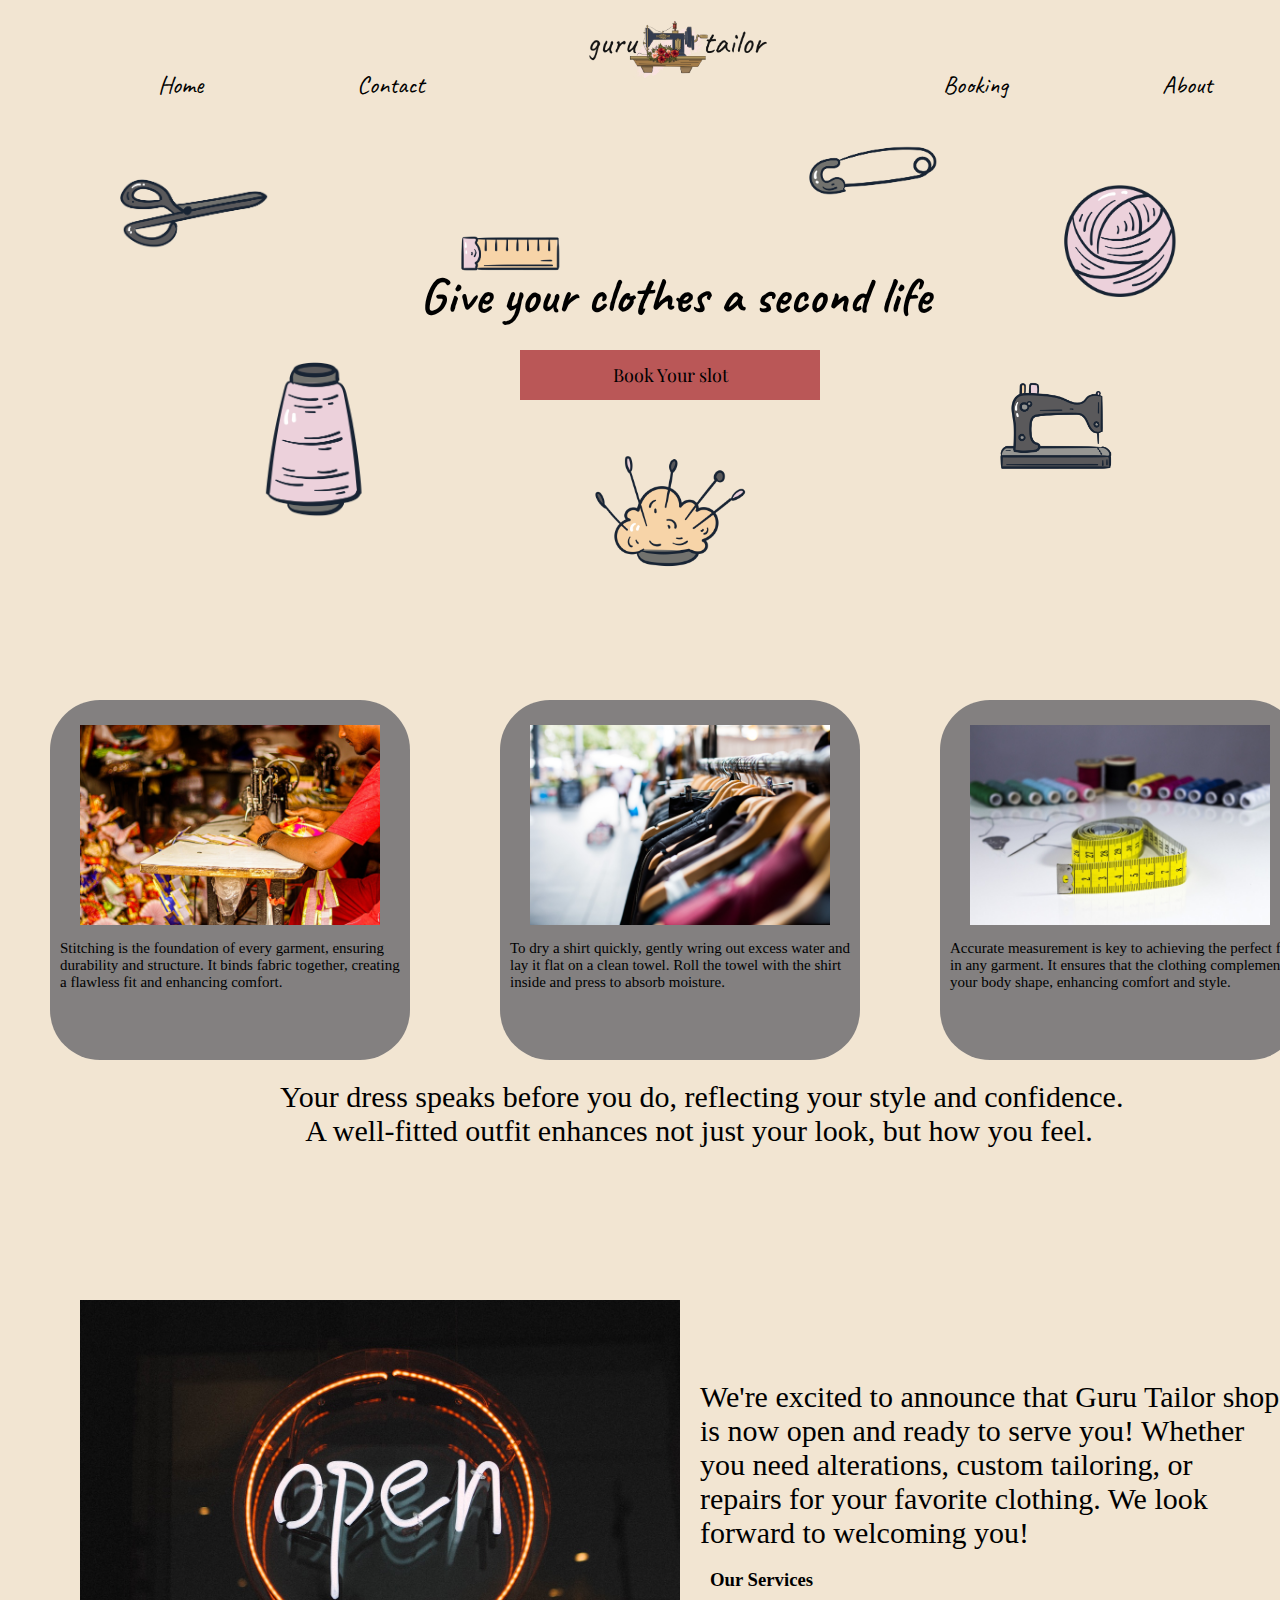
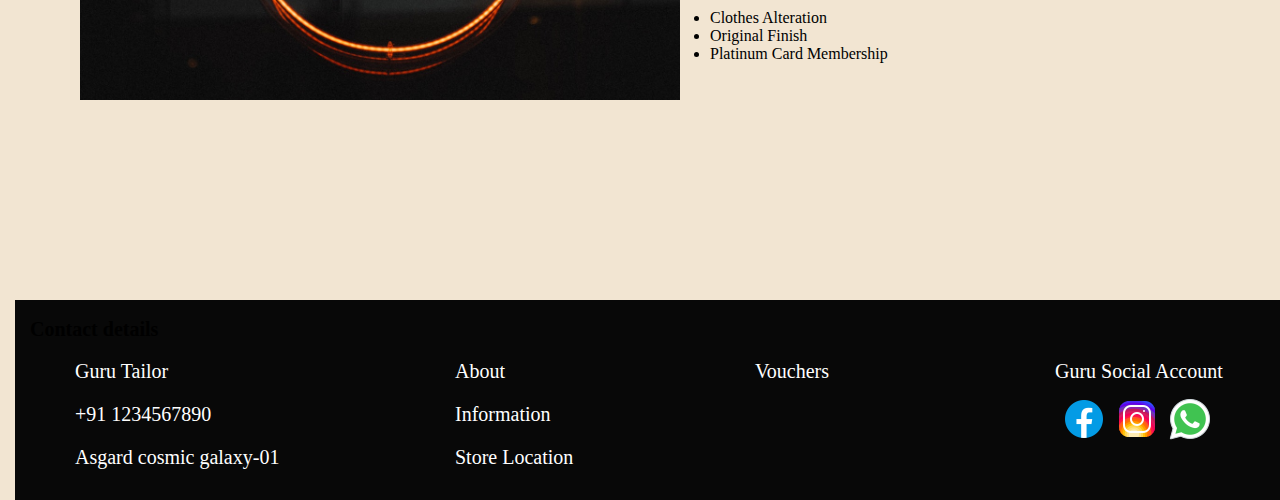
<file: Shop beta 1/index.html>
<!DOCTYPE html>
<html lang="en">
<head>
    <meta charset="UTF-8">
    <meta name="viewport" content="width=device-width, initial-scale=1.0">
    <title>Guru Tailor</title>
    <link rel="stylesheet" href="style.css">
</head>
<body>
    <header>
            <a href="index.html">Home</a>
            <a href="contact.html">Contact</a>
            <a href="index.html">
                <img src="Material/Group 1 (1).png" >
            </a>
            <a href="https://forms.gle/USWGiFCPxZEYGrVv9">Booking</a>
            <a href="About.html">About</a>
        </header>

        <div class="homeview">
            <h1>Give your clothes a second life</h1>
            <a href="https://forms.gle/USWGiFCPxZEYGrVv9"><button> Book Your slot </button></a>
            <div class="back-props">
                <img src="Material/Background props/Scale 01.png" alt="" class="Scale01">
                <img src="Material/Background props/scissors 02.png" alt="" class="scissors02">
                <img src="Material/Background props/Thread 03.png" alt="" class="Thread03">
                <img src="Material/Background props/thread 04.png" alt="" class="thread04">
                <img src="Material/Background props/machine 05.png" alt="" class="machine05" >
                <img src="Material/Background props/bundle 06.png" alt="" class="bundle06" >
                <img src="Material/Background props/pin 07.png" alt="" class="pin07">
                
            </div>
        </div>
        <div class="back">
            <div class="container2">
                <a href="#container2">
                <img src="Material/Background props/hangers.jpg" alt="" id="pic1"> </a>
                <p id="parakey">To dry a shirt quickly, gently wring out excess water and lay it flat on a clean towel.
                    Roll the towel with the shirt inside and press to absorb moisture.</p>
            </div>
            <div class="container1">
                <a href="#container1">
                <img src="Material/Background props/Machine.jpg" alt="" id="pic1"></a>
                <p id="parakey">Stitching is the foundation of every garment, ensuring durability and structure. 
                    It binds fabric together, creating a flawless fit and enhancing comfort.</p>
            </div>
            <div class="container3">
                <a href="#container3">
                <img src="Material/Background props/tape.jpg" alt="" id="pic1"></a>
                <p id="parakey">Accurate measurement is key to achieving the perfect fit in any garment. 
                    It ensures that the clothing complements your body shape, enhancing comfort and style.</p>
            </div>
            <p> Your dress speaks before you do, reflecting your style and confidence.<br> 
                &thinsp; &thinsp; A well-fitted outfit enhances not just your look, but how you feel. </P>
       </div>
       <div class="shop">
        <img src="Material/Background props/open.jpg" alt="" class="open">
        <p class="openwords">We're excited to announce that Guru Tailor shop is now open and ready to serve you! 
            Whether you need alterations, custom tailoring, or repairs for your favorite clothing.
            We look forward to welcoming you!</p>
            <div class="Service">
                <h3>Our Services</h3>
                <li>Clothes Alteration</li>
                <li>Original Finish</li>
                <li>Platinum Card Membership</li>
            </div>
       </div>

    <footer>
        <h1>Contact details</h1>
        <div class="Contact">
            <ul>Guru Tailor</ul>        
            <ul>+91 1234567890</ul>
           <ul>Asgard cosmic galaxy-01</ul>
        </div>
        <div class="AboutUniqio">
            <a href="#About"><ul>About</ul></a>
            <a href="#Information"><ul>Information</ul></a>
            <a href="https://maps.app.goo.gl/8SY3yfvFVy3vU5nU6"><ul>Store Location</ul></a>
            
        </div>
        <div class="Account">
            <a href="#Vouchers"><ul>Vouchers</ul></a>
        </div>
        <div class="Guru_Social_Account">
            <ul>Guru Social Account</ul>
            <div class="socialmedia">
            <a href="https://www.facebook.com/MarvelIndia/?brand_redir=6883542487"><img src="Material/FA.png" alt=""></a>
            <a href="https://www.instagram.com/marvelstudios/"><img src="Material/IN.png" alt=""></a>
            <a href="#Whatsapp Nottu"><img src="Material/WH.png" alt=""></a>
            </div>
        </div>
    </footer>
    
</body>
</html>
</file>
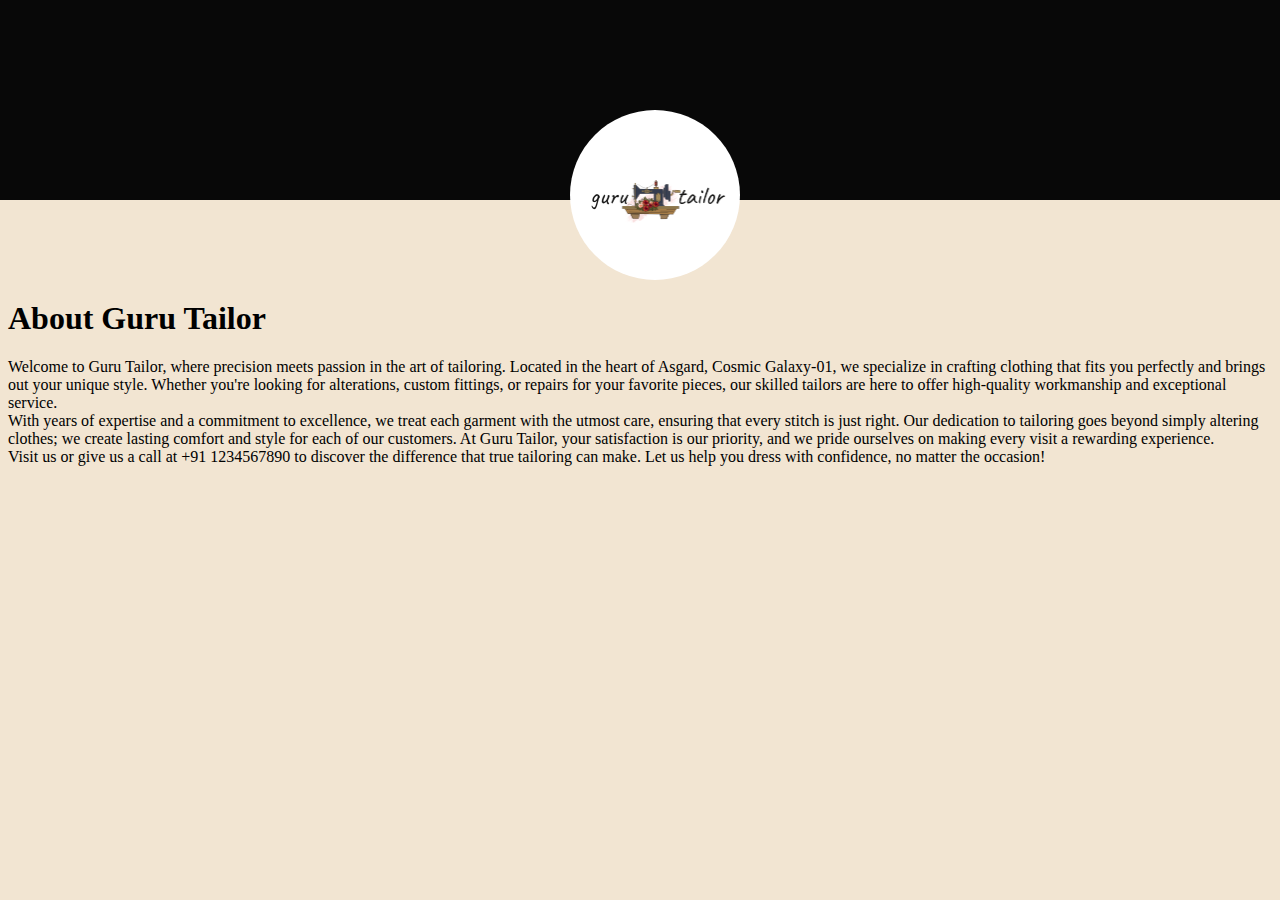
<file: Shop beta 1/About.html>
<!DOCTYPE html>
<html lang="en">
<head>
    <meta charset="UTF-8">
    <meta name="viewport" content="width=device-width, initial-scale=1.0">
    <title>About</title>
    <link rel="stylesheet" href="about.css">
</head>
<body>
    <div class="box">  
        <p id="rcorners1"> <a href="index.html"><img src="Material/Group 1 (1).png" alt=""></a></p>
    </div>
    <div class="content">

<h1>About Guru Tailor</h1>
<p>
Welcome to Guru Tailor, where precision meets passion in the art of tailoring. Located in the heart of Asgard, Cosmic Galaxy-01, we specialize in crafting clothing that fits you perfectly and brings out your unique style. Whether you're looking for alterations, custom fittings, or repairs for your favorite pieces, our skilled tailors are here to offer high-quality workmanship and exceptional service. <br>

With years of expertise and a commitment to excellence, we treat each garment with the utmost care, ensuring that every stitch is just right. Our dedication to tailoring goes beyond simply altering clothes; we create lasting comfort and style for each of our customers. At Guru Tailor, your satisfaction is our priority, and we pride ourselves on making every visit a rewarding experience.

<br>Visit us or give us a call at +91 1234567890 to discover the difference that true tailoring can make. Let us help you dress with confidence, no matter the occasion!
</p>

</div>

</body>
</html>
</file>
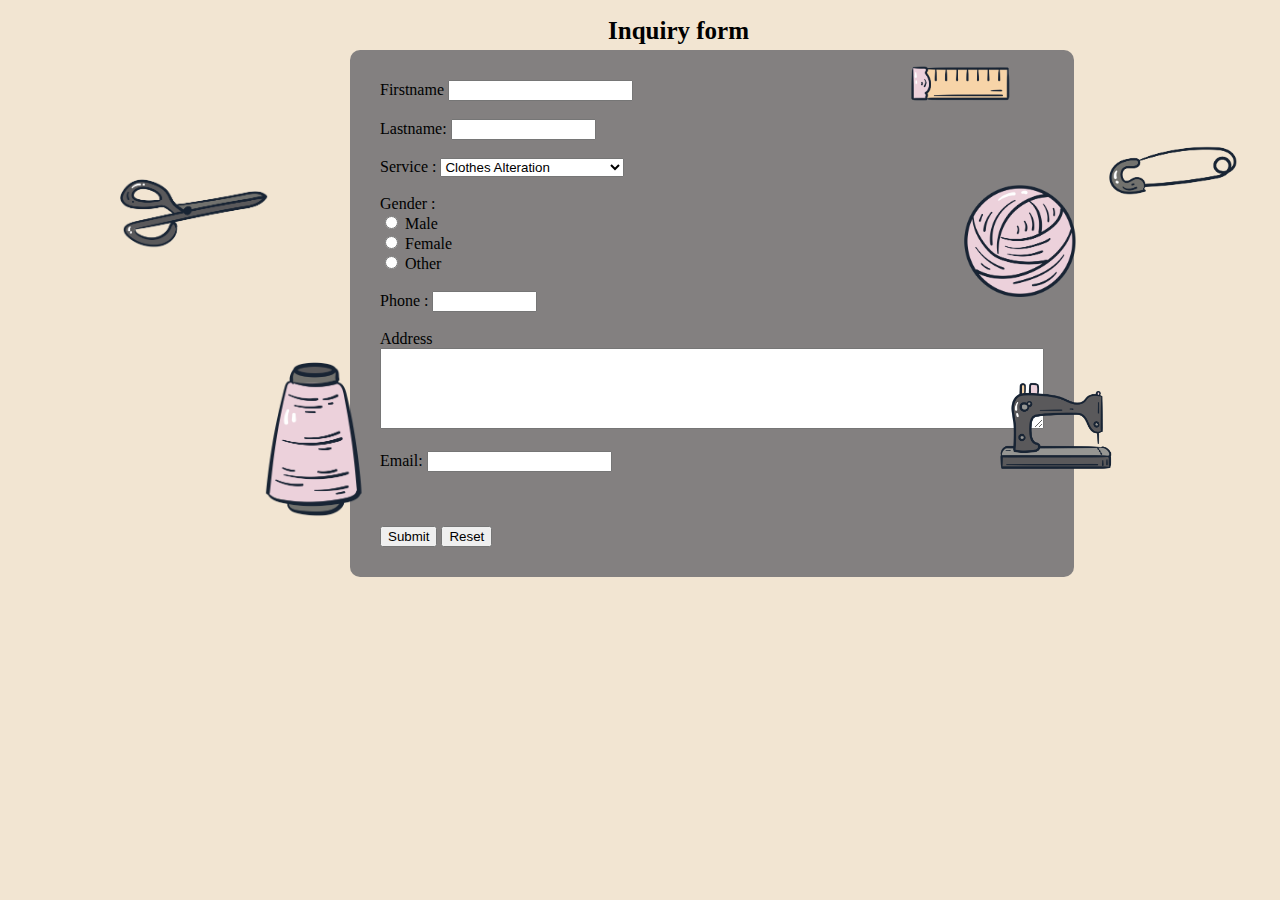
<file: Shop beta 1/contact.html>
<!DOCTYPE html>
<html lang="en">
<head>
    <meta charset="UTF-8">
    <meta name="viewport" content="width=device-width, initial-scale=1.0">
    <title>Guru Tailor</title>
    <link rel="stylesheet" href="contact.css">
</head>
<body>
    <div class="Inquiry_form">
        <h1>Inquiry form</h1>
        <form action="">
            <label> Firstname </label>           
            <input type="text" name="firstname" /> <br> <br>
            <label> Lastname: </label>           
<input type="text" name="lastname" size="15"/> <br> <br>    
<label>     
Service :    
</label>     
<select>    
<option value="Clothes Alteration">Clothes Alteration</option>    
<option value="Original Finish">Original Finish</option>    
<option value="Platinum Card Membership">Platinum Card Membership</option>       
</select>    
<br>    
<br>    
<label>     
Gender :    
</label><br>    
<input type="radio" name="gender"/> Male <br>    
<input type="radio" name="gender"/> Female <br>    
<input type="radio" name="gender"/> Other    
<br>    
<br>    
<label>  
<!-- Hobbies:  
</label>    
<br>    
<input type="checkbox" name="Programming"> Programming <br>    
<input type="checkbox" name="Cricket"> Cricket <br>    
<input type="checkbox" name="Football"> Football  <br>   
<input type="checkbox" name="reading Novel"> Reading Novel  <br>   
<br>    
<br>   
<label>      -->
Phone :    
</label>      
<input type="text" name="phone" size="10"> <br> <br>    
Address    
<br>    
<textarea cols="80" rows="5" value="address">    
</textarea>    
<br> <br>    
Email:    
<input type="email" id="email" name="email"> <br>      
<br> <br>    
<!-- Password:    
<input type="Password" id="pass" name="pass"> <br>      -->
<br> 
<input type="submit" value="Submit">    
<input type="reset" value="Reset">  
</form> 
<br> 
<br>    
 </div>
 <div class="back-props">
    <img src="Material/Background props/Scale 01.png" alt="" class="Scale01">
    <img src="Material/Background props/scissors 02.png" alt="" class="scissors02">
    <!-- <img src="Material/Background props/Thread 03.png" alt="" class="Thread03"> -->
    <img src="Material/Background props/thread 04.png" alt="" class="thread04">
    <img src="Material/Background props/machine 05.png" alt="" class="machine05" >
    <img src="Material/Background props/bundle 06.png" alt="" class="bundle06" >
    <img src="Material/Background props/pin 07.png" alt="" class="pin07">
    
</div>

</body>
</html>
</file>
<file: Shop beta 1/style.css>
@font-face {
    font-family: caveat;
    src: url(Material/Caveat/Caveat-VariableFont_wght.ttf);

}

@font-face {
    font-family: playfair;
    src: url(Material/Playfair_Display/PlayfairDisplay-VariableFont_wght.ttf);
}



header  img{
    width: 200px;
    margin-left: 09px;
}

header a{
    margin-left: 150px;
    font-size: 25px;
    color:black;
    text-decoration: none;
    align-items: center;
    font-family: "caveat";
    resize: vertical;
    overflow: auto;
}

body{
    background-color: #F2E5D2;
}

div h1{
    position: absolute;
    top: 230px;
    left: 420px;
    font-family: "caveat";
    font-size: 50px;
    text-decoration: none;
}

div button{
    position: absolute;
    top: 350px;
    left: 520px;
    width: 300px;
    height: 50px;
    border: 0;
    background-color: #BA5757;
    font-size: large;
    font-family: "playfair";
}

.container2{
    position: absolute;
    top: 700px;
    left: 500px;
    /* max-width: 470px; */
    background: rgb(131, 128, 128);
    padding: 180px 180px;
    border-radius: 50px;
}
#parakey{
    position:absolute;
        top: 225px;
        left: 10px;
        font-size: 15px;

}

.container1{
    position: absolute;
    top: 700px;
    left: 50px;
    /* max-width: 470px; */
    background: rgb(131, 128, 128);
    padding: 180px 180px;
    border-radius: 50px;
}
#pic1{
        position:absolute;
        top: 25px;
        left: 30px;
        width: 300px;
    }

.container3{
        position: absolute;
        top: 700px;
        left: 940px;
        /* max-width: 470px; */
        background: rgb(131, 128, 128);
        padding: 180px 180px;
        border-radius: 50px;
    }

div p{
    position: absolute;
    top: 1050px;
    left: 280px;
    font-size: 30px;
} 

.open{
    position: absolute;
    top: 1300px;
    left: 80px;
    width: 600px;
}

.openwords{
    position: absolute;
    top: 1350px;
    left: 700px;
}
.Service{
    position: absolute;
    top: 1550px;
    left: 710px;
}



.Scale01{
    width: 120px;
    position: absolute;
    top: 200px;
    left: 450px
}
.scissors02{
    width: 180px;
    position: absolute;
    top: 150px;
    left: 100px
}
.Thread03{
    width: 180px;
    position: absolute;
    top: 450px;
    left: 570px;   
}

.thread04{
    width: 120px;
    position: absolute;
    top: 350px;
    left: 250px;   
}
.pin07{
    width: 150px;
    position: absolute;
    top: 120px;
    left: 800px
}

.bundle06{
    width: 150px;
    position: absolute;
    top: 170px;
    left: 1050px
}

.machine05{
    width: 150px;
    position: absolute;
    top: 380px;
    left: 980px
}

footer{
    position: absolute;
    top: 1900px;
    left: 15px;
    font-size: 10px;
    background: rgb(8, 8, 8);
        padding: 100px 660px;
        border-radius: 0px;
}

footer h1{
    position: absolute;
    top: 5px;
    left: 15px;
}

.Contact{
    position: absolute;
    top: 40px;
    left: 20px;
    font-size: 20px;
}

.AboutUniqio{
    position: absolute;
    top: 40px;
    left: 400px;
    font-size: 20px;
}

.Account{
    position: absolute;
    top: 40px;
    left: 700px;
    font-size: 20px;

}

.Guru_Social_Account{
    position: absolute;
    top: 40px;
    left: 1000px;
    font-size: 20px;
    color:rgb(255, 255, 255);
}
.socialmedia{
    position: absolute;
    top: 55px;
    left: 45px;
}
.Contact{
    color:rgb(255, 255, 255);
}
a{
    color:rgb(255, 255, 255);
    text-decoration-line: none;
    text-decoration: none;

}
</file>
<file: Shop beta 1/about.css>
body{
    background-color: #F2E5D2;
}
.box{
    position: absolute;
    top: 0px;
    left: 0px;
    font-size: 10px;
    background: rgb(8, 8, 8);
        padding: 100px 683px;
        border-radius: 0px;}

 #rcorners1{
position: absolute;
    top: 100px;
    left: 570px;
border-radius: 100px 100px 100px 100px;
background: #ffffff;
padding: 10px; 
width: 150px;
height: 150px; 

}

img{
    width: 150px;
    margin-top: 50px;
    margin-left: 10px;
}

.content{
    margin-top: 300px;
    margin-left: 0px;

}
</file>
<file: Shop beta 1/contact.css>
body{
    background-color: #F2E5D2;
}

form{
    position: absolute;
    top: 50px;
    left: 350px;
    background: rgb(131, 128, 128);
    padding: 30px 30px;
    border-radius: 10px;
}

h1{
    margin-left: 600px;
    font-size: 25px;
    color:black;
}
.Scale01{
    width: 120px;
    position: absolute;
    top: 30px;
    left: 900px
}
.scissors02{
    width: 180px;
    position: absolute;
    top: 150px;
    left: 100px
}
.Thread03{
    width: 180px;
    position: absolute;
    top: 450px;
    left: 570px;   
}

.thread04{
    width: 120px;
    position: absolute;
    top: 350px;
    left: 250px;   
}
.pin07{
    width: 150px;
    position: absolute;
    top: 120px;
    left: 1100px
}

.bundle06{
    width: 150px;
    position: absolute;
    top: 170px;
    left: 950px
}

.machine05{
    width: 150px;
    position: absolute;
    top: 380px;
    left: 980px
}
</file>
